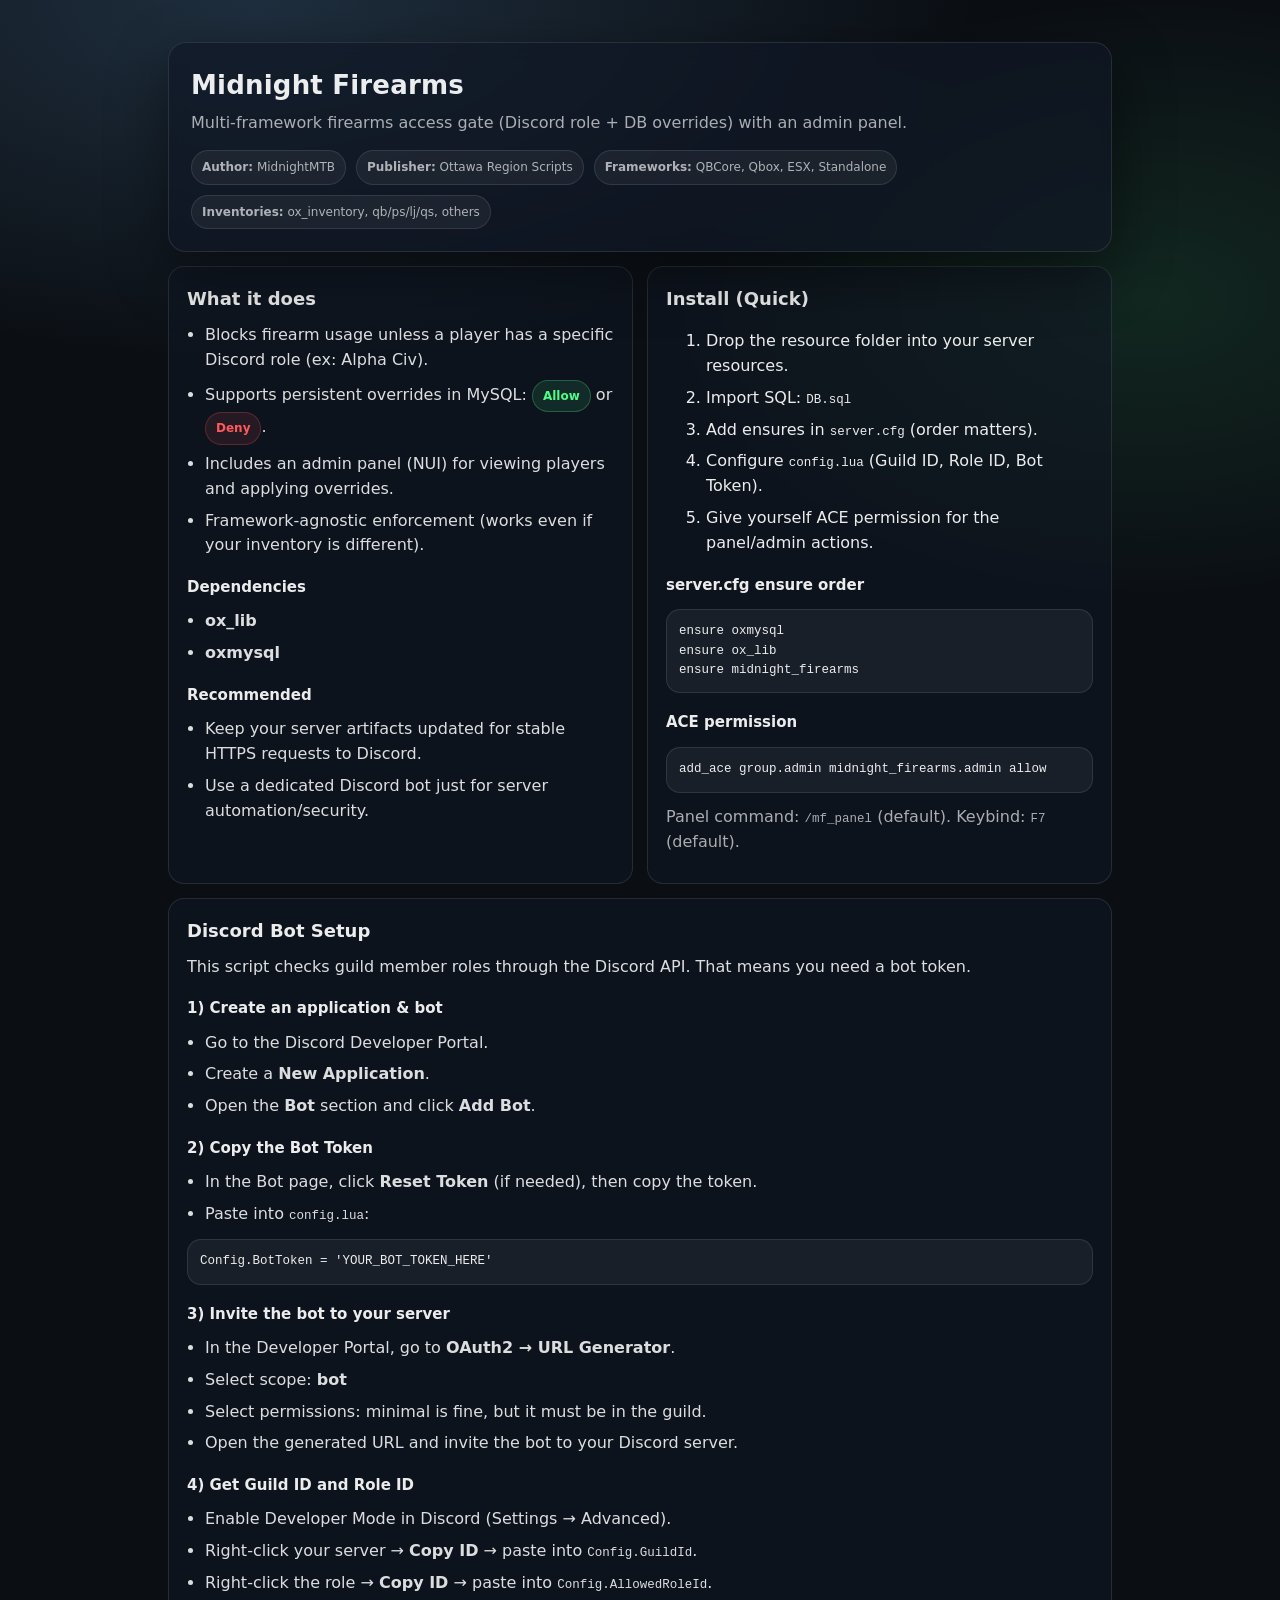
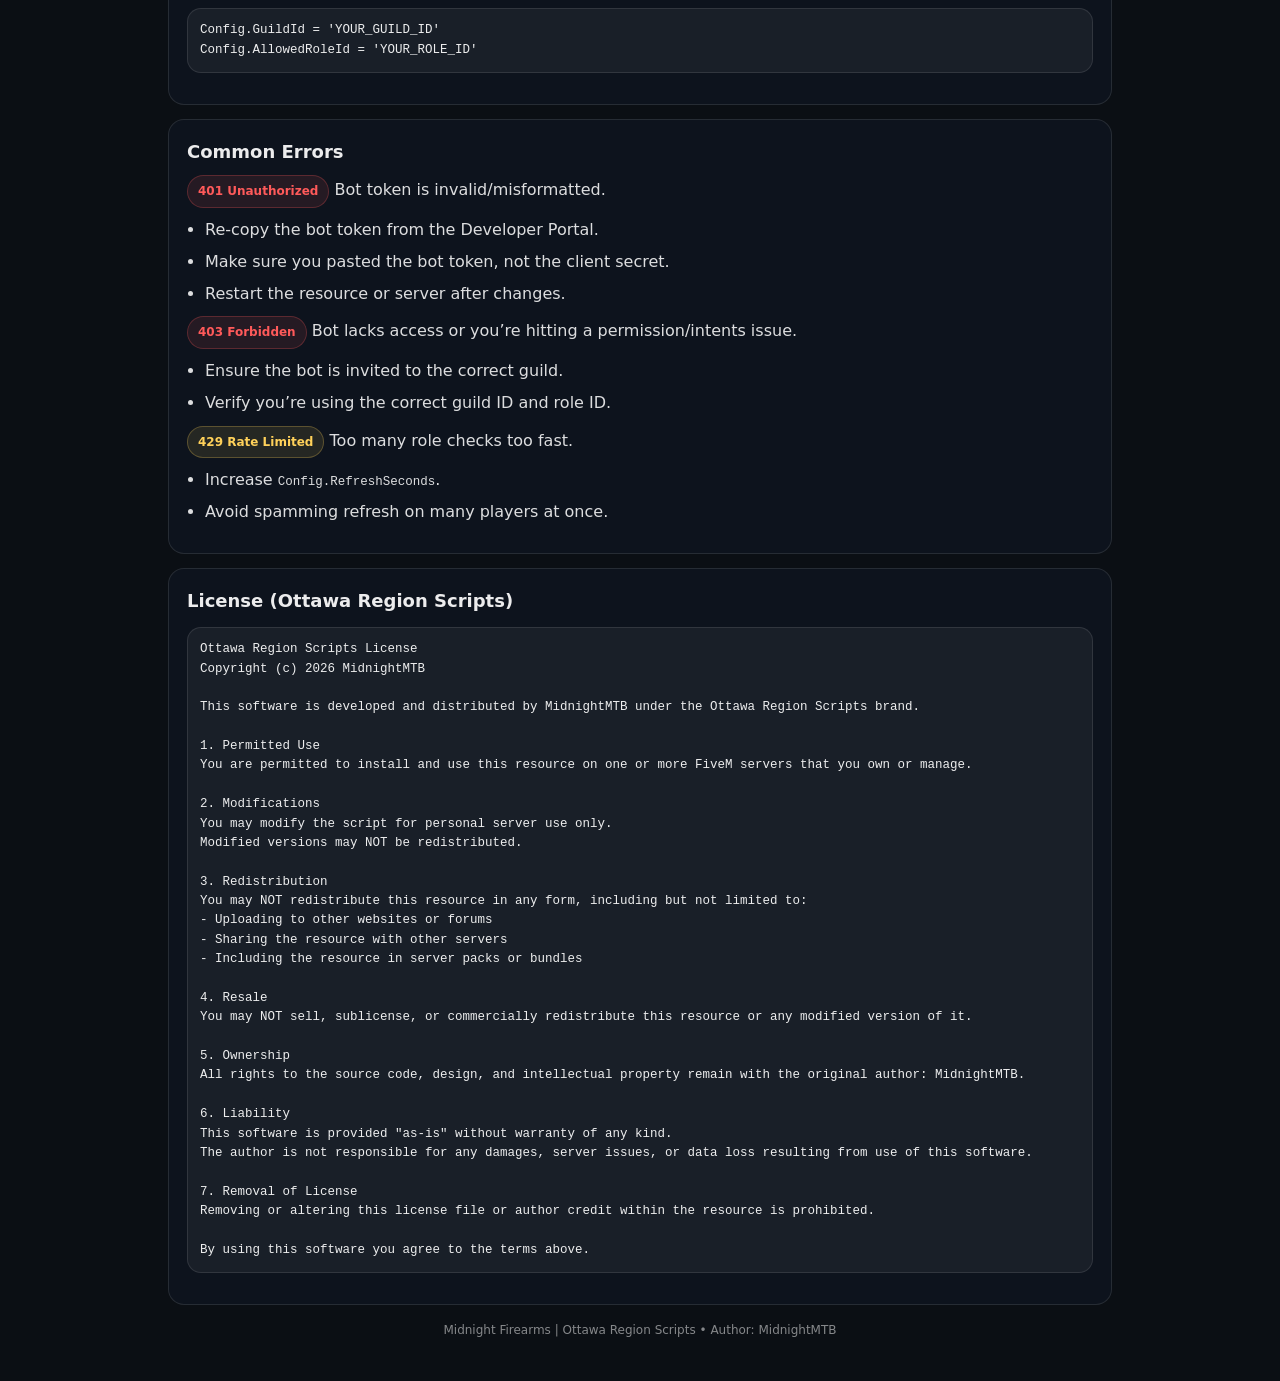
<file: README.html>
<!--
Midnight Firearms is a multi-framework firearms licensing system for FiveM that restricts weapon usage based on Discord roles.

The script verifies player permissions using the Discord API and allows administrators to grant or revoke firearm access through persistent database overrides.

Features include:

• Discord role-based firearm licensing
• Persistent MySQL override system
• Admin panel for managing permissions
• Multi-framework compatibility (QBCore, Qbox, ESX, Standalone)
• Inventory-agnostic enforcement
• Optional NUI management interface

Developed by MidnightMTB and distributed under Ottawa Region Scripts.
-->

<!doctype html>
<html>
<!doctype html>
<html lang="en">
<head>
  <meta charset="UTF-8" />
  <meta name="viewport" content="width=device-width, initial-scale=1.0"/>
  <title>Midnight Firearms | Ottawa Region Scripts</title>
  <style>
    :root{
      --bg:#0b0f14;
      --card:#111826;
      --muted:rgba(255,255,255,.65);
      --text:rgba(255,255,255,.92);
      --border:rgba(255,255,255,.10);
      --good:#4cff8a;
      --warn:#ffd15a;
      --bad:#ff5a5a;
      --link:#78beff;
      --mono: ui-monospace, SFMono-Regular, Menlo, Monaco, Consolas, "Liberation Mono","Courier New", monospace;
      --sans: ui-sans-serif, system-ui, -apple-system, Segoe UI, Roboto, Arial, "Apple Color Emoji","Segoe UI Emoji";
    }
    *{ box-sizing:border-box; }
    body{
      margin:0;
      font-family: var(--sans);
      background: radial-gradient(1200px 600px at 20% 0%, rgba(120,190,255,.18), transparent 60%),
                  radial-gradient(800px 500px at 90% 10%, rgba(76,255,138,.10), transparent 60%),
                  var(--bg);
      color: var(--text);
      line-height: 1.55;
    }
    .wrap{ max-width: 980px; margin: 42px auto; padding: 0 18px; }
    .hero{
      border: 1px solid var(--border);
      background: rgba(17,24,38,.70);
      border-radius: 18px;
      padding: 22px 22px;
      box-shadow: 0 20px 60px rgba(0,0,0,.45);
      backdrop-filter: blur(8px);
    }
    h1{ margin:0; font-size: 26px; letter-spacing: .2px; }
    .sub{ color: var(--muted); margin-top: 6px; }
    .chips{ display:flex; flex-wrap:wrap; gap:10px; margin-top: 14px; }
    .chip{
      border: 1px solid var(--border);
      padding: 7px 10px;
      border-radius: 999px;
      color: var(--muted);
      font-size: 12px;
      background: rgba(255,255,255,.05);
    }
    .grid{
      display:grid;
      grid-template-columns: 1fr 1fr;
      gap: 14px;
      margin-top: 14px;
    }
    @media (max-width: 860px){ .grid{ grid-template-columns:1fr; } }
    .card{
      border: 1px solid var(--border);
      background: rgba(17,24,38,.55);
      border-radius: 16px;
      padding: 18px 18px;
    }
    h2{ margin: 0 0 10px 0; font-size: 18px; }
    h3{ margin: 18px 0 8px 0; font-size: 15px; }
    p{ margin: 10px 0; color: rgba(255,255,255,.86); }
    ul{ margin: 10px 0; padding-left: 18px; color: rgba(255,255,255,.86); }
    li{ margin: 7px 0; }
    code, pre{
      font-family: var(--mono);
      font-size: 12.5px;
    }
    pre{
      background: rgba(255,255,255,.05);
      border: 1px solid var(--border);
      padding: 12px 12px;
      border-radius: 14px;
      overflow:auto;
    }
    a{ color: var(--link); text-decoration: none; }
    a:hover{ text-decoration: underline; }
    .badge{
      display:inline-flex;
      align-items:center;
      gap:8px;
      padding: 6px 10px;
      border-radius: 999px;
      border: 1px solid var(--border);
      background: rgba(255,255,255,.05);
      font-size: 12px;
      font-weight: 800;
    }
    .good{ color: var(--good); border-color: rgba(76,255,138,.25); background: rgba(76,255,138,.10); }
    .warn{ color: var(--warn); border-color: rgba(255,209,90,.25); background: rgba(255,209,90,.10); }
    .bad{ color: var(--bad); border-color: rgba(255,90,90,.25); background: rgba(255,90,90,.10); }
    .muted{ color: var(--muted); }
    .footer{
      margin-top: 16px;
      color: rgba(255,255,255,.50);
      font-size: 12px;
      text-align:center;
    }
    .hr{ height:1px; background: rgba(255,255,255,.10); margin: 14px 0; }
  </style>
</head>

<body>
  <div class="wrap">
    <div class="hero">
      <h1>Midnight Firearms</h1>
      <div class="sub">Multi-framework firearms access gate (Discord role + DB overrides) with an admin panel.</div>

      <div class="chips">
        <div class="chip"><b>Author:</b> MidnightMTB</div>
        <div class="chip"><b>Publisher:</b> Ottawa Region Scripts</div>
        <div class="chip"><b>Frameworks:</b> QBCore, Qbox, ESX, Standalone</div>
        <div class="chip"><b>Inventories:</b> ox_inventory, qb/ps/lj/qs, others</div>
      </div>
    </div>

    <div class="grid">
      <div class="card">
        <h2>What it does</h2>
        <ul>
          <li>Blocks firearm usage unless a player has a specific Discord role (ex: Alpha Civ).</li>
          <li>Supports persistent overrides in MySQL: <span class="badge good">Allow</span> or <span class="badge bad">Deny</span>.</li>
          <li>Includes an admin panel (NUI) for viewing players and applying overrides.</li>
          <li>Framework-agnostic enforcement (works even if your inventory is different).</li>
        </ul>

        <h3>Dependencies</h3>
        <ul>
          <li><b>ox_lib</b></li>
          <li><b>oxmysql</b></li>
        </ul>

        <h3>Recommended</h3>
        <ul>
          <li>Keep your server artifacts updated for stable HTTPS requests to Discord.</li>
          <li>Use a dedicated Discord bot just for server automation/security.</li>
        </ul>
      </div>

      <div class="card">
        <h2>Install (Quick)</h2>
        <ol>
          <li>Drop the resource folder into your server resources.</li>
          <li>Import SQL: <code>DB.sql</code></li>
          <li>Add ensures in <code>server.cfg</code> (order matters).</li>
          <li>Configure <code>config.lua</code> (Guild ID, Role ID, Bot Token).</li>
          <li>Give yourself ACE permission for the panel/admin actions.</li>
        </ol>

        <h3>server.cfg ensure order</h3>
        <pre>ensure oxmysql
ensure ox_lib
ensure midnight_firearms</pre>

        <h3>ACE permission</h3>
        <pre>add_ace group.admin midnight_firearms.admin allow</pre>

        <p class="muted">Panel command: <code>/mf_panel</code> (default). Keybind: <code>F7</code> (default).</p>
      </div>
    </div>

    <div class="card" style="margin-top:14px;">
      <h2>Discord Bot Setup</h2>
      <p>This script checks guild member roles through the Discord API. That means you need a bot token.</p>

      <h3>1) Create an application & bot</h3>
      <ul>
        <li>Go to the Discord Developer Portal.</li>
        <li>Create a <b>New Application</b>.</li>
        <li>Open the <b>Bot</b> section and click <b>Add Bot</b>.</li>
      </ul>

      <h3>2) Copy the Bot Token</h3>
      <ul>
        <li>In the Bot page, click <b>Reset Token</b> (if needed), then copy the token.</li>
        <li>Paste into <code>config.lua</code>:</li>
      </ul>

      <pre>Config.BotToken = 'YOUR_BOT_TOKEN_HERE'</pre>


      <h3>3) Invite the bot to your server</h3>
      <ul>
        <li>In the Developer Portal, go to <b>OAuth2 → URL Generator</b>.</li>
        <li>Select scope: <b>bot</b></li>
        <li>Select permissions: minimal is fine, but it must be in the guild.</li>
        <li>Open the generated URL and invite the bot to your Discord server.</li>
      </ul>

      <h3>4) Get Guild ID and Role ID</h3>
      <ul>
        <li>Enable Developer Mode in Discord (Settings → Advanced).</li>
        <li>Right-click your server → <b>Copy ID</b> → paste into <code>Config.GuildId</code>.</li>
        <li>Right-click the role → <b>Copy ID</b> → paste into <code>Config.AllowedRoleId</code>.</li>
      </ul>

      <pre>Config.GuildId = 'YOUR_GUILD_ID'
Config.AllowedRoleId = 'YOUR_ROLE_ID'</pre>
    </div>

    <div class="card" style="margin-top:14px;">
      <h2>Common Errors</h2>

      <p><span class="badge bad">401 Unauthorized</span> Bot token is invalid/misformatted.</p>
      <ul>
        <li>Re-copy the bot token from the Developer Portal.</li>
        <li>Make sure you pasted the bot token, not the client secret.</li>
        <li>Restart the resource or server after changes.</li>
      </ul>

      <p><span class="badge bad">403 Forbidden</span> Bot lacks access or you’re hitting a permission/intents issue.</p>
      <ul>
        <li>Ensure the bot is invited to the correct guild.</li>
        <li>Verify you’re using the correct guild ID and role ID.</li>
      </ul>

      <p><span class="badge warn">429 Rate Limited</span> Too many role checks too fast.</p>
      <ul>
        <li>Increase <code>Config.RefreshSeconds</code>.</li>
        <li>Avoid spamming refresh on many players at once.</li>
      </ul>
    </div>

    <div class="card" style="margin-top:14px;">
      <h2>License (Ottawa Region Scripts)</h2>

      <pre>Ottawa Region Scripts License
Copyright (c) 2026 MidnightMTB

This software is developed and distributed by MidnightMTB under the Ottawa Region Scripts brand.

1. Permitted Use
You are permitted to install and use this resource on one or more FiveM servers that you own or manage.

2. Modifications
You may modify the script for personal server use only.
Modified versions may NOT be redistributed.

3. Redistribution
You may NOT redistribute this resource in any form, including but not limited to:
- Uploading to other websites or forums
- Sharing the resource with other servers
- Including the resource in server packs or bundles

4. Resale
You may NOT sell, sublicense, or commercially redistribute this resource or any modified version of it.

5. Ownership
All rights to the source code, design, and intellectual property remain with the original author: MidnightMTB.

6. Liability
This software is provided "as-is" without warranty of any kind.
The author is not responsible for any damages, server issues, or data loss resulting from use of this software.

7. Removal of License
Removing or altering this license file or author credit within the resource is prohibited.

By using this software you agree to the terms above.</pre>
    </div>

    <div class="footer">
      Midnight Firearms | Ottawa Region Scripts • Author: MidnightMTB
    </div>
  </div>
</body>

</html>
</file>
